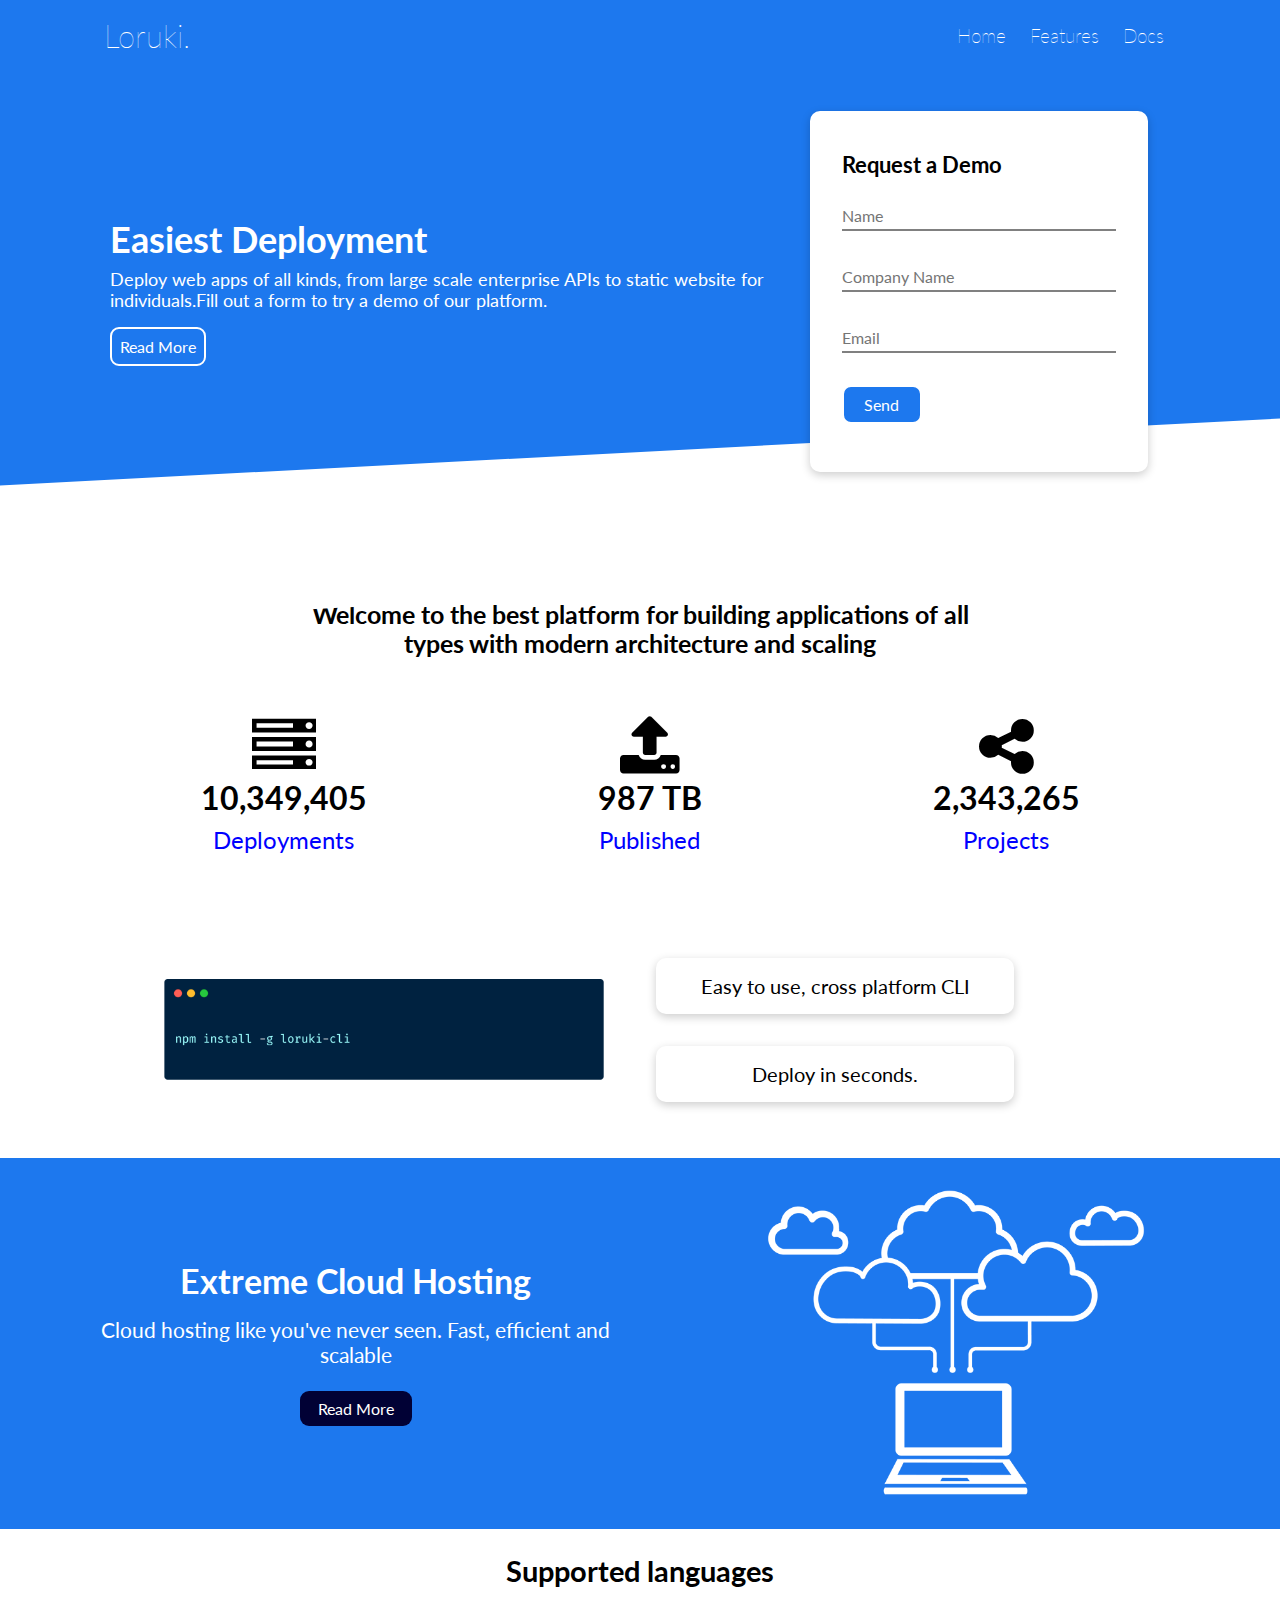
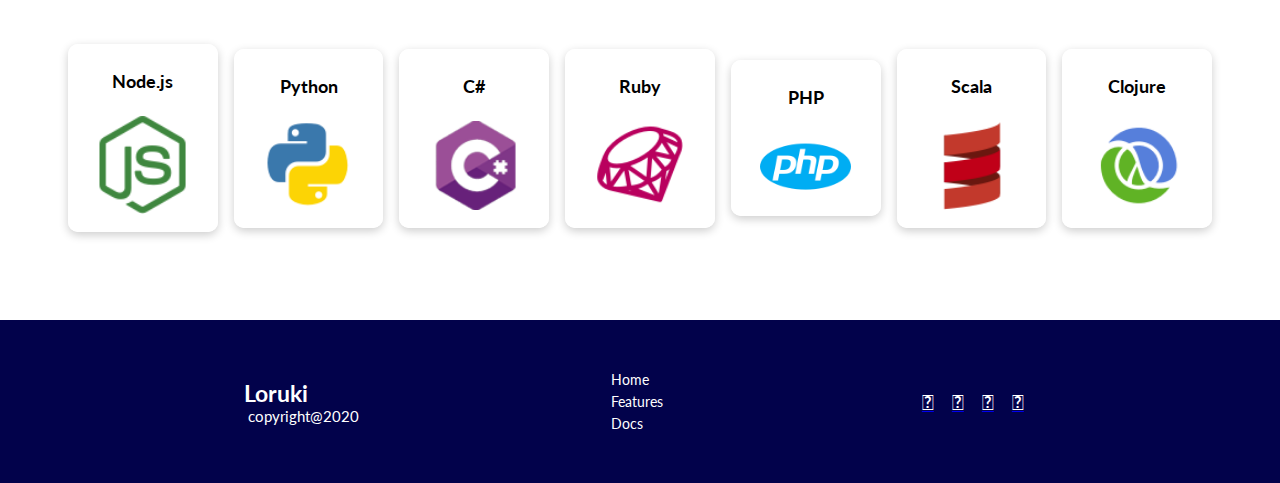
<file: index.html>
<!DOCTYPE html>
<html lang="en">

<head>
    <meta charset="UTF-8">
    <meta http-equiv="X-UA-Compatible" content="IE=edge">
    <meta name="viewport" content="width=device-width, initial-scale=1.0">
    <title>Loruki | Home</title>
    <link rel="stylesheet" href="https://cdnjs.cloudflare.com/ajax/libs/font-awesome/5.15.1/css/all.min.css"
        integrity="sha512-+4zCK9k+qNFUR5X+cKL9EIR+ZOhtIloNl9GIKS57V1MyNsYpYcUrUeQc9vNfzsWfV28IaLL3i96P9sdNyeRssA=="
        crossorigin="anonymous" />
        <link rel="stylesheet" href="https://unpkg.com/aos@next/dist/aos.css" />
    <link rel="stylesheet" href="style.css">
    <link rel="stylesheet" href="media.css">
    
    <link rel="stylesheet" href="https://cdnjs.cloudflare.com/ajax/libs/font-awesome/4.7.0/css/font-awesome.min.css">
</head>

<body>
    <nav class="navbar">
        <h3>Loruki.</h3>
        <ul>
            <li><a href="index.html">Home </a></li>
            <li><a href="features.html">Features</a></li>
            <li><a href="docs.html">Docs</a></li>
        </ul>
    </nav>
    <section id="sec">
        <div class="sec-row">
            <div class="sec-col-1" >
                <h2>Easiest Deployment</h2>
                <p>Deploy web apps of all kinds, from large scale enterprise APIs to static website
                    for individuals.Fill out a form to try a demo of our platform.
                </p>
                <input type="button" value="Read More" class="btn">
            </div>
            <div class="sec-col-2"  >
                <div class="forms">
                    <h2>
                        Request a Demo
                    </h2>
                    <input type="text" name="Name" placeholder="Name">
                    <input type="text" name="Comaplany Name" placeholder="Company Name">
                    <input type="email" name="Email" placeholder="Email">
                    <input type="button" value="Send" class="btn">
                </div>
            </div>
        </div>
    </section>

    <div class="number">
        <h4>Welcome to the best platform for building applications of all <br>types with modern architecture and scaling
        </h4>
        <div class="number-row">
            <div class="box">
                <i class="fa fa-server" aria-hidden="true"></i>
                <h3>10,349,405</h3>
                <p>Deployments</p>
            </div>
            <div class="box">

                <i class="fa fa-upload" aria-hidden="true"></i>
                <h3>987 TB</h3>
                <p>Published</p>
            </div>
            <div class="box">
                <i class="fa fa-share-alt" aria-hidden="true"></i>
                <h3>2,343,265</h3>
                <p class="text-secondary">Projects</p>
            </div>
        </div>
    </div>

    <div class="clients">
        <div class="cli-col-1">
            <img src="cli.png">
        </div>

        <div class="cli-col-2">
            <div class="box1">
                Easy to use, cross platform CLI
            </div>
            <div class="box1">
                Deploy in seconds.
            </div>
        </div>

    </div>

    <div class="cloud-row">
        <div class="cloud-col-1">
            <h1>Extreme Cloud Hosting</h1>
            <p>Cloud hosting like you've never seen. Fast, efficient and scalable</p>
            <input type="btn" value="Read More" class="btn btn2">
        </div>
        <div class="cloud-col-2">
            <img src="cloud.png">
        </div>
    </div>

<div class="lang">


        <h2>Supported languages</h2>
        <div class="flexi">
            <div class="card" >
                <h4>Node.js</h4>
                <img src="node.png" alt="">
            </div>
            <div class="card">
                <h4>Python</h4>
                <img src="python.png" alt="">
              </div>
              <div class="card">
                <h4>C#</h4>
                <img src="csharp.png" alt="">
              </div>
              <div class="card">
                <h4>Ruby</h4>
                <img src="ruby.png" alt="">
              </div>
              <div class="card">
                <h4>PHP</h4>
                <img src="php.png" alt="">
              </div>
              <div class="card">
                <h4>Scala</h4>
                <img src="scala.png" alt="">
              </div>
              <div class="card">
                <h4>Clojure</h4>
                <img src="clojure.png" alt="">
              </div>
        </div>
    </div>
        <div class="foot">
            <div class="head1">
                <h2>
                    Loruki
                </h2>
                <p>copyright@2020</p>
            </div>
            <div class="lists">
                <p>Home</p>
                <p>Features</p>
                <p>Docs</p>
    
            </div>
            <div class="logos">
                <a href="#"><i class="fab fa-github fa-2x"></i></a>
                <a href="#"><i class="fab fa-facebook fa-2x"></i></a>
                <a href="#"><i class="fab fa-instagram fa-2x"></i></a>
                <a href="#"><i class="fab fa-twitter fa-2x"></i></a>
            </div>
        </div>
      
        <script src="https://unpkg.com/aos@next/dist/aos.js"></script>
        <script>
          AOS.init({
              duration:1000,
          });
        </script>
</body>

</html>
</file>
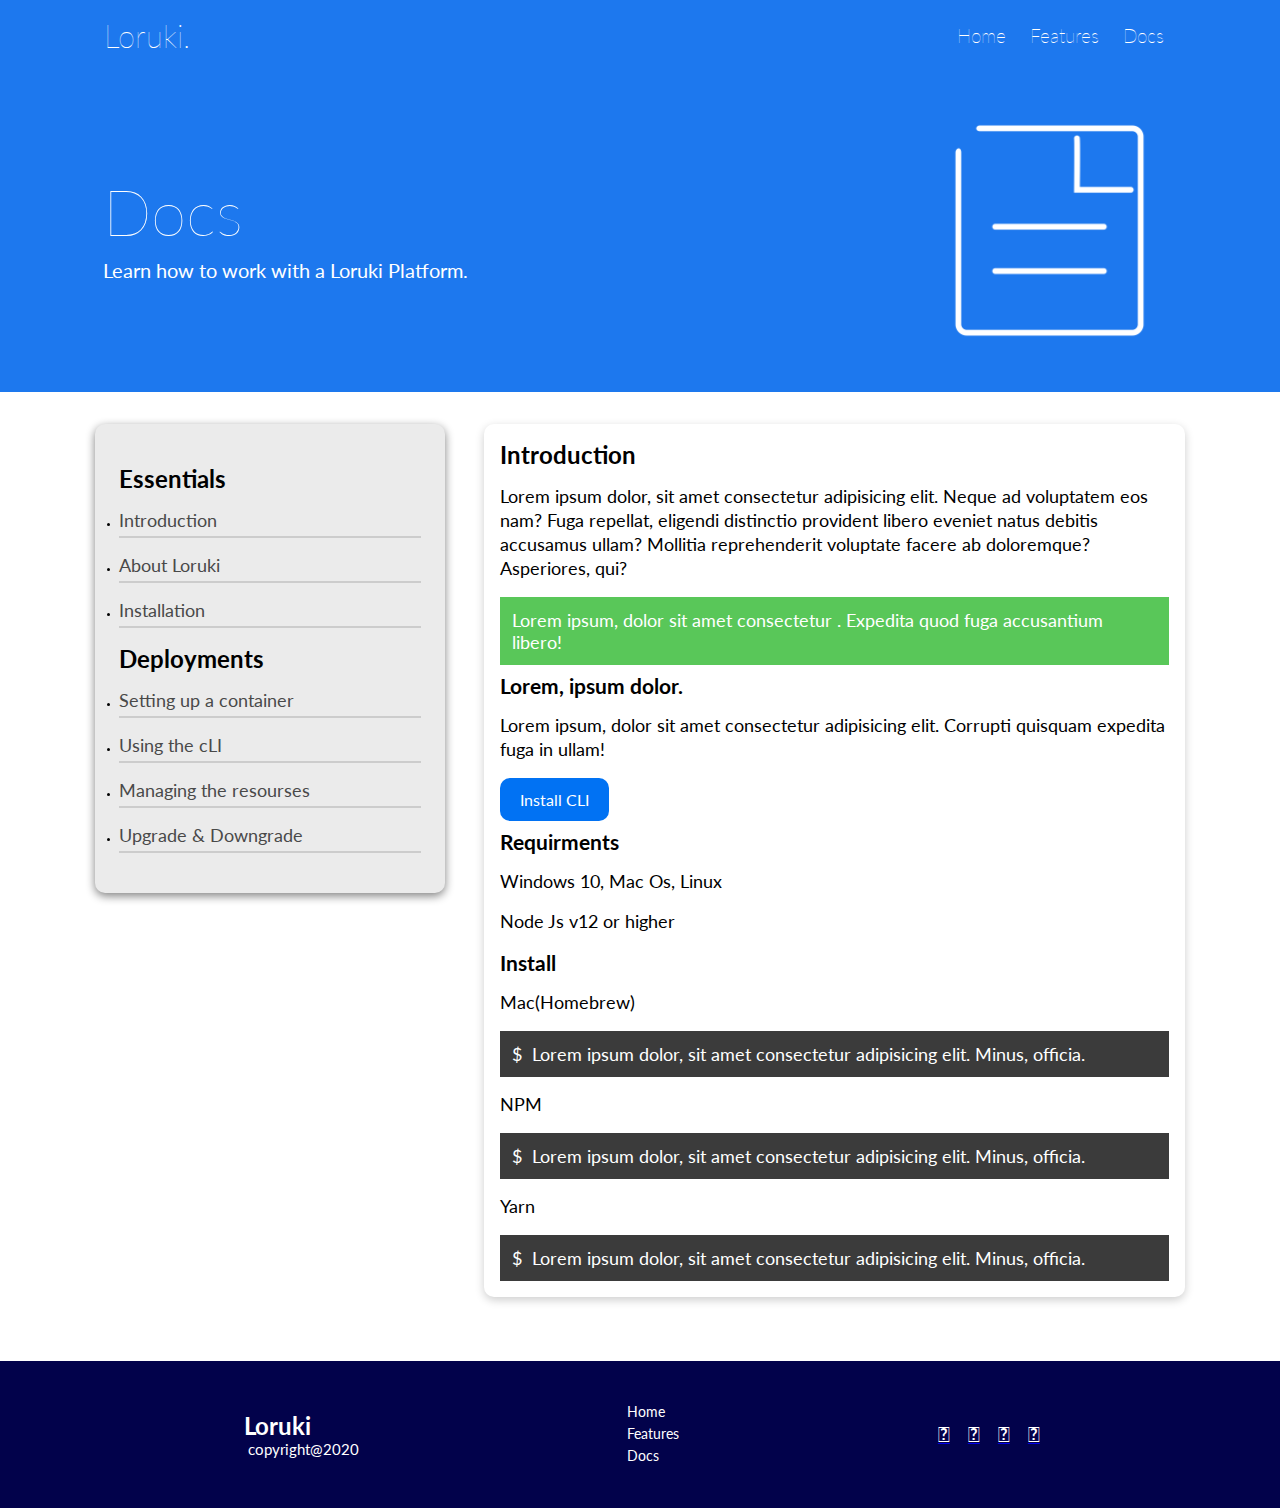
<file: docs.html>
<!DOCTYPE html>
<html lang="en">

<head>
    <meta charset="UTF-8">
    <meta http-equiv="X-UA-Compatible" content="IE=edge">
    <meta name="viewport" content="width=device-width, initial-scale=1.0">
    <title>Loruki | Docs</title>
    <link rel="stylesheet" href="style2.css">
    <link rel="stylesheet" href="media3.css">
    <link rel="stylesheet" href="https://cdnjs.cloudflare.com/ajax/libs/font-awesome/4.7.0/css/font-awesome.min.css">
    <link rel="stylesheet" href="https://cdnjs.cloudflare.com/ajax/libs/font-awesome/5.15.1/css/all.min.css"
    integrity="sha512-+4zCK9k+qNFUR5X+cKL9EIR+ZOhtIloNl9GIKS57V1MyNsYpYcUrUeQc9vNfzsWfV28IaLL3i96P9sdNyeRssA=="
    crossorigin="anonymous" />
</head>

<body>
    <nav class="navbar">
        <h3>Loruki.</h3>
        <ul>
            <li><a href="index.html">Home </a></li>
            <li><a href="features.html">Features</a></li>
            <li><a href="docs.html">Docs</a></li>
        </ul>
    </nav>
    <section class="server1">
        <div class="server1-col-1">
            <h1>
                Docs
            </h1>
            <p>
                Learn how to work with a Loruki Platform.
            </p>
        </div>
        <div class="server1-col-2">
            <img src="docs.png">
        </div>
    </section>

    <section class="container">
        <div class="cont1">
            <h2>
                Essentials
            </h2>
            <ul>
                <li><a  href="#" class="active">Introduction</a></li>
                <li><a href="#">About Loruki</a></li>
                <li><a href="#">Installation</a></li>
            </ul>
            <h2>
                Deployments
            </h2>
            <ul>
                <li><a href="#">Setting up a container</a></li>
                <li><a href="#">Using the cLI</a></li>
                <li><a href="#">Managing the resourses<a href="#"></a></li>
                <li><a href="#">Upgrade & Downgrade<a href="#"></a></li>
            </ul>
        </div>
        <div class="cont2">
            <h1>
                Introduction
            </h1>
            <p>Lorem ipsum dolor, sit amet consectetur adipisicing elit. Neque ad voluptatem eos nam? Fuga repellat,
                eligendi distinctio provident libero eveniet natus debitis accusamus ullam? Mollitia reprehenderit
                voluptate facere ab doloremque? Asperiores, qui?</p>
            <div class="para green">
              	 Lorem ipsum, dolor sit amet consectetur . Expedita quod fuga accusantium libero!
            </div>
            <h2>
                Lorem, ipsum dolor.
            </h2>
            <p>Lorem ipsum, dolor sit amet consectetur adipisicing elit. Corrupti quisquam expedita fuga in ullam!</p>
            <button class="btn">Install CLI</button>
            <h2>Requirments</h2>
            <p>Windows 10, Mac Os, Linux</p>
            <p>Node Js v12 or higher</p>
            <h2>Install</h2>
            <p>Mac(Homebrew)</p>
            <div class="para">
                $&nbsp; Lorem ipsum dolor, sit amet consectetur adipisicing elit. Minus, officia.
            </div>
            <p>NPM</p>
            <div class="para">
                $&nbsp; Lorem ipsum dolor, sit amet consectetur adipisicing elit. Minus, officia.
            </div>
            <p>Yarn</p>
            <div class="para">
                $&nbsp;  Lorem ipsum dolor, sit amet consectetur adipisicing elit. Minus, officia.
            </div>

        </div>
    </section>

    <div class="foot">
        <div class="head1">
            <h2>
                Loruki
            </h2>
            <p>copyright@2020</p>
        </div>
        <div class="lists">
            <p>Home</p>
            <p>Features</p>
            <p>Docs</p>

        </div>
        <div class="logos">
            <a href="#"><i class="fab fa-github fa-2x"></i></a>
            <a href="#"><i class="fab fa-facebook fa-2x"></i></a>
            <a href="#"><i class="fab fa-instagram fa-2x"></i></a>
            <a href="#"><i class="fab fa-twitter fa-2x"></i></a>
        </div>
    </div>
</body>

</html>
</file>
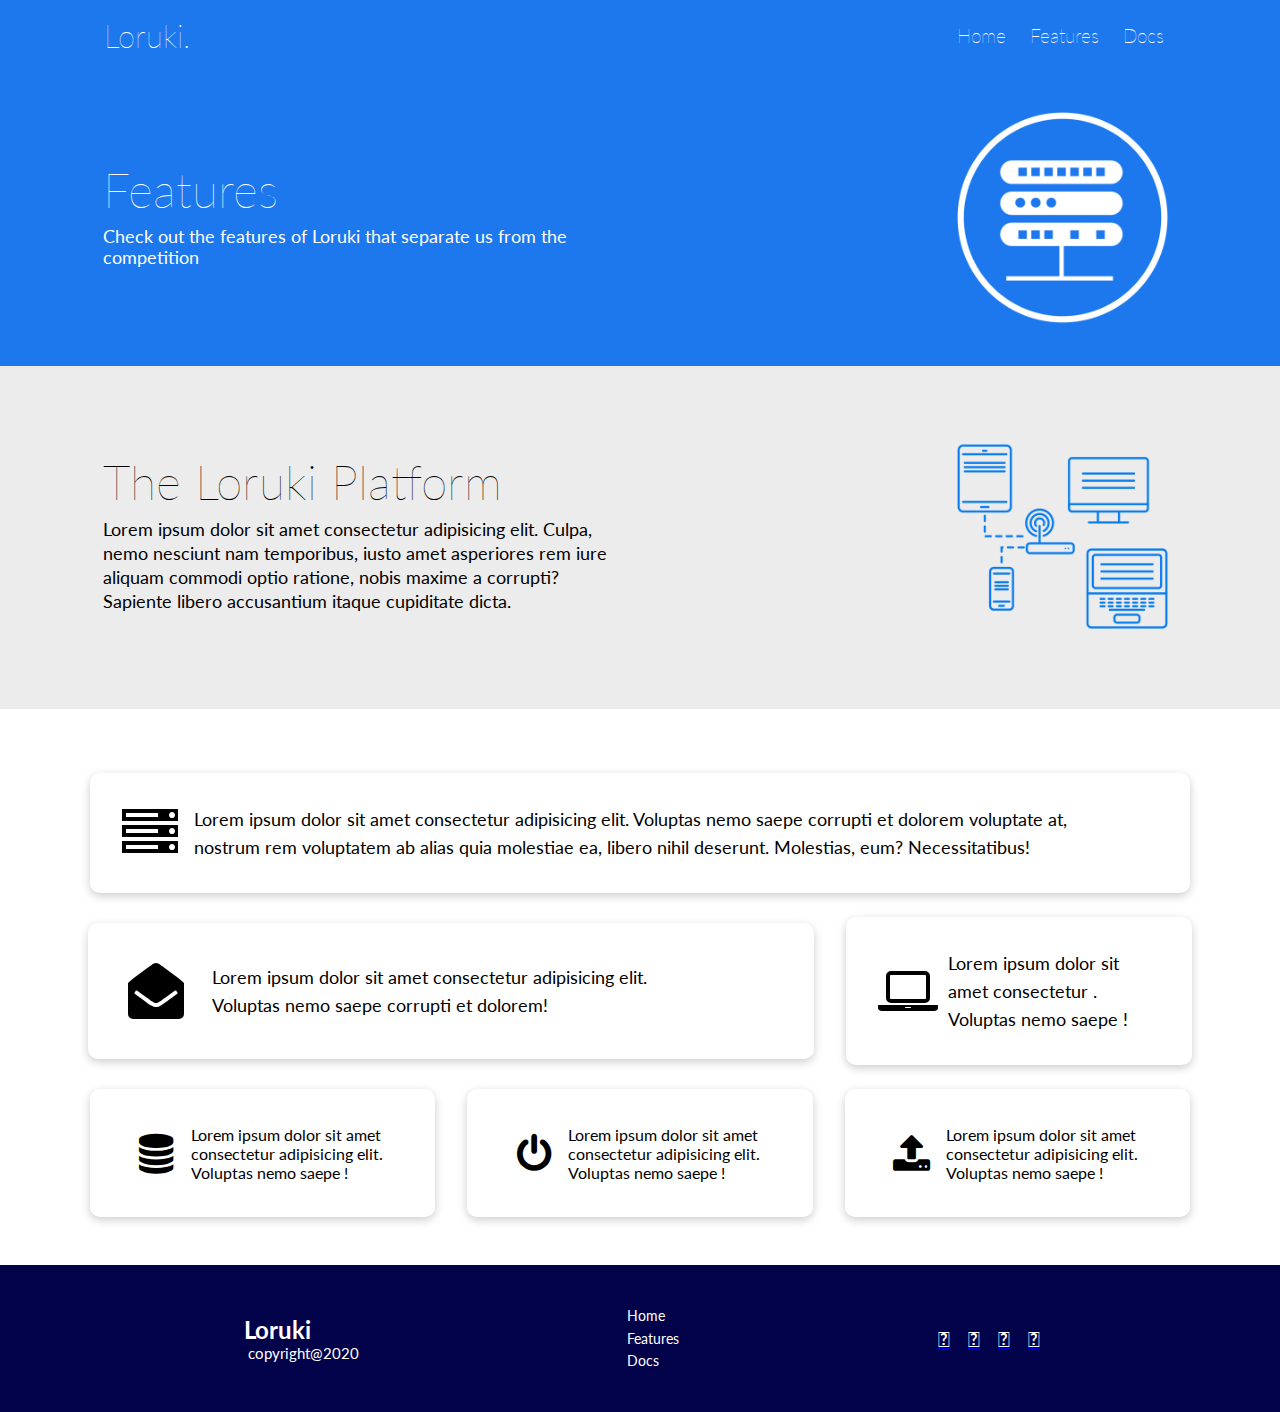
<file: features.html>
<!DOCTYPE html>
<html lang="en">

<head>
    <meta charset="UTF-8">
    <meta http-equiv="X-UA-Compatible" content="IE=edge">
    <meta name="viewport" content="width=device-width, initial-scale=1.0">
    <title>Loruki | Features</title>
    <link rel="stylesheet" href="style1.css">
    <link rel="stylesheet" href="https://cdnjs.cloudflare.com/ajax/libs/font-awesome/4.7.0/css/font-awesome.min.css">
    <link rel="stylesheet" href="https://cdnjs.cloudflare.com/ajax/libs/font-awesome/5.15.1/css/all.min.css"
    integrity="sha512-+4zCK9k+qNFUR5X+cKL9EIR+ZOhtIloNl9GIKS57V1MyNsYpYcUrUeQc9vNfzsWfV28IaLL3i96P9sdNyeRssA=="
    crossorigin="anonymous" />
    <link rel="stylesheet" href="media2.css">
    
</head>

<body>
    <nav class="navbar">
        <h3>Loruki.</h3>
        <ul>
            <li><a href="index.html">Home </a></li>
            <li><a href="features.html">Features</a></li>
            <li><a href="docs.html">Docs</a></li>
        </ul>
    </nav>
    <section class="server1">
        <div class="server1-col-1">
            <h1>
                Features
            </h1>
            <p>
                Check out the features of Loruki that separate us from the competition
            </p>
        </div>
        <div class="server1-col-2">
            <img src="server.png">
        </div>
    </section>

    <section class="server1 server2">
        <div class="server1-col-1 ">
            <h1>
                The Loruki Platform
            </h1>
            <p>
                Lorem ipsum dolor sit amet consectetur adipisicing elit. Culpa, nemo nesciunt nam temporibus, iusto amet asperiores rem iure aliquam commodi optio ratione, nobis maxime a corrupti? Sapiente libero accusantium itaque cupiditate dicta.
            </p>
        </div>
        <div class="server1-col-2">
            <img src="server2.png">
        </div>
    </section>

    <div class="flex">
        <div class="flex1">
       
            
            <div class="icon">
                <i class="fa fa-server" aria-hidden="true"></i>
            </div>
            <div class="para">
                <p>Lorem ipsum dolor sit amet consectetur adipisicing elit. Voluptas nemo saepe corrupti et dolorem voluptate at, nostrum rem voluptatem ab alias quia molestiae ea, libero nihil deserunt. Molestias, eum? Necessitatibus!</p>
            </div>
           
         </div>
    </div>

    <div class="flex2">
        <div class="flex2-col-1">
       
            <div class="icon">
                
                <i class="fa fa-envelope-open" aria-hidden="true"></i>
            </div>
            <div class="para">
                <p>Lorem ipsum dolor sit amet consectetur adipisicing elit. Voluptas nemo saepe corrupti et dolorem!</p>
            </div>
           
         </div>
         <div class="flex2-col-2">
       
            <div class="icon">
               
                <i class="fa fa-laptop" aria-hidden="true"></i>
            </div>
            <div class="para">
                <p>Lorem ipsum dolor sit amet consectetur . Voluptas nemo saepe !</p>
            </div>
           
         </div>
    </div>

    <div class="flex-container">
        <div class="flex-item">
            <div class="flex-icon">
               
                <i class="fa fa-database" aria-hidden="true"></i>
            </div>
            <div class="flex-para">
                <p>Lorem ipsum dolor sit amet consectetur adipisicing elit. Voluptas nemo saepe !</p>
            </div>
        </div>
        <div class="flex-item">
            <div class="flex-icon">
               
                <i class="fa fa-power-off" aria-hidden="true"></i>
            </div>
            <div class="flex-para">
                <p>Lorem ipsum dolor sit amet consectetur adipisicing elit. Voluptas nemo saepe !</p>
            </div>
        </div>
        <div class="flex-item">
            <div class="flex-icon">
               
                
                <i class="fa fa-upload" aria-hidden="true"></i>
            </div>
            <div class="flex-para">
                <p>Lorem ipsum dolor sit amet consectetur adipisicing elit. Voluptas nemo saepe !</p>
            </div>
        </div>
    </div>
   
           
    <div class="foot">
        <div class="head1">
            <h2>
                Loruki
            </h2>
            <p>copyright@2020</p>
        </div>
        <div class="lists">
            <p>Home</p>
            <p>Features</p>
            <p>Docs</p>

        </div>
        <div class="logos">
            <a href="#"><i class="fab fa-github fa-2x"></i></a>
            <a href="#"><i class="fab fa-facebook fa-2x"></i></a>
            <a href="#"><i class="fab fa-instagram fa-2x"></i></a>
            <a href="#"><i class="fab fa-twitter fa-2x"></i></a>
        </div>
    </div>
</body>

</html>
</file>
<file: style.css>
@import url('https://fonts.googleapis.com/css2?family=Lato:wght@300&display=swap');
*{
    margin:0;
    padding:0;
    box-sizing: border-box;
    font-family: 'Lato', sans-serif;
  
   
}
html{
    font-size: 100%;
}
:root{
    --primary:rgb(29, 120, 238);
}
.navbar{
    display: flex;
    flex-direction: row;
    background-color: var(--primary);
    justify-content: space-between;
    padding:1rem 13rem;
    align-items: center;
    color:white;
}
.navbar h3{
    font-size: 3.9rem;
    font-weight: 100;
}
.navbar ul{
    display: flex;
    
}
.navbar ul li{
    list-style: none;
    margin:2rem 1.5rem;
    transition: all 0.9s ease;
}
.navbar ul li a{
    text-decoration: none;
    color:white;
    font-weight: 100;
    font-size: 2.4rem;
   
}
.navbar ul li :hover{
    border-bottom: 1px solid white;
    
}
#sec{
    background-color: var(--primary);
    color:white;
   height:70vh;
   width:100%;
   position: relative;
    overflow: visible;
}

#sec::before{
    content: "";
    height:140px;
    width:100%;
    transform: skewY(-3deg);
    left:0;
    right:0;
    bottom:-80px;
    background-color:white;
    position: absolute;
}
.sec-row{
    display: flex;
    justify-content: center;
    align-items: center;
    overflow: visible;
    width:84%;
    padding:5rem 0rem;
    margin: auto;
    
}

.sec-col-1{
   
    flex-basis: 63%;
   
}
.sec-col-1 h2{
    font-size: 4.5rem;
    margin:1rem;
}
.sec-col-1 p{
    font-size: 2.2rem;
    margin:1rem;
}
.sec-col-1 >.btn{
    margin:1rem;
    width:12rem;
}
.sec-col-2{
    flex-basis: 37%;
  
    overflow: visible;
  
}
input[type="text"] ,input[type="email"]{
padding:0.5rem 0rem;
font-size: 2rem;
border: none;
width:100%;
border-bottom: 2px solid grey;
margin:2rem 0rem;
}
.btn{
padding:1rem 0rem;
font-size: 2rem;
width:10rem;
border:2px solid white;
margin: 1rem 0rem;
border-radius: 9px;
cursor: pointer;
color:white;
background-color: var(--primary);
transition: all 0.3s ease;

}
.btn:hover{
transform: scale(0.98);
}
.forms{
    background-color: white;
    color:black;
    padding:4rem ;
    position: relative;
  margin:auto;
    width:85%;
    overflow: hidden;
    height:45%;
    box-shadow: 0 3px 10px rgb(0 0 0 / 20%);
    border-radius: 10px;
}
.forms h2{
    font-size: 2.8rem;
    margin:1rem 0rem;
}
.forms>.btn{
    margin:2rem 0rem;
}
.number{
    margin-top: 9rem;
    display: flex;
    flex-direction: column;
    justify-content: center;
    align-items: center;
}
.number h4{
    font-size: 3.1rem;
    padding:2rem;
    text-align: center;
}
.number-row{
    display: flex;
    width:100%;
    flex-wrap: wrap;
    margin:2rem;
    justify-content: space-evenly;
    align-items: center;
}
.box{
  
    text-align: center;
    font-size: 2rem;
    padding: 2rem;
    margin: 1rem;
}
.box i{
    font-size: 8rem;
}
.box h3{
    font-size: 4rem;
}
.box p{
    font-size: 3rem;
    margin:1rem;
    color:blue;
}
.clients {
    display: flex;
    justify-content: space-between;
    align-items: center;
   
    width:80%;
    margin: 3rem auto;

}
.cli-col-1{
    flex-basis: 50%;
 
}
.cli-col-2{
    flex-basis: 50%;
    text-align: center;

}
.cli-col-1 img {
     width:100%;
}
.box1{
    box-shadow: 0px 3px 10px rgb(0 0 0 / 20%);
    padding:2rem;
    font-size: 2.5rem;
    border-radius: 10px;
    margin:4rem 2rem;
    width:70%;
}
.cloud-row{
    display: flex;
    background-color: var(--primary);
    justify-content: space-evenly;
    align-items: center;
    width:100%;
    padding:1rem;
    color:white;
}
.cloud-col-1{
    flex-basis: 45%;
   
    text-align: center;
}
.cloud-col-1 h1{
    font-size: 4.3rem;
    margin: 1rem 0rem;
}
.cloud-col-1 p{
    font-size: 2.6rem;
    margin: 2rem 0rem;
}
.cloud-col-1 >.btn{
    width:14rem;
    text-align: center;
    border: none;
    background-color: rgb(1, 1, 53);

}
.cloud-col-2{
    flex-basis: 40%;
    text-align: center;
    padding:1rem;
   
}
.cloud-col-2 img{
    text-align: center;
width:100%;
}

.lang{
    display: flex;
    padding: 2rem 1rem;
    flex-direction: column;
    justify-content: center;
    align-items: center;
}
.lang h2{
    font-size: 3.6rem;
    margin:1.2rem;
    margin-bottom:2rem;
}
.flexi{
    padding:4rem 1rem;
    display: flex;
    justify-content: center;
    align-items: center;
    width:100%;
    flex-wrap: wrap;
}
.card{
    width:12%;
   
    display: flex;
    flex-direction: column;
    justify-content: center;
    align-items: center;
    margin:1rem;
    padding:1rem;
    border: 2px solid white;
    cursor: pointer;
    border-radius: 10px;
  transition: all 0.3s ease;
    box-shadow: 0 3px 10px rgb(0 0 0 / 20%);
}
.card:hover{
    transform: translateY(-30px);
}
.card h4{
    font-size: 2.3rem;
    margin:1rem;
   
    padding:1rem;
}
.card img{
   margin:1rem;
    width:70%;
 
}

.foot{
    display: flex;
    justify-content: space-evenly;
    align-items: center;
    padding:6rem 0rem;

    margin-top: 4rem;
    flex-wrap: wrap;
 
    width:100%;
    background-color: rgb(2, 2, 75);
    color:white;
}
.head1, .lists{
    display: flex;
    flex-direction: column;
   
}
.head1 p{
    font-size: 1.9rem;
}
.head1 h2{
    font-size: 2.9rem;
    margin-left: -0.5rem;
}
.lists p{
  font-size: 1.7rem;
  margin:0.4rem;
}
.logos i{
    color:white;
    font-size: 2.7rem;
    margin:1rem;
}
.logos i:hover{
    color:var(--primary);
}
</file>
<file: media.css>
@media only screen and (max-width:500px)
{
    html{
        font-size: 45%;
    }
    .card , .box{
        width:100%;
        margin:2rem;
    }
    .card img{
        width:40%;
    }
    .forms{
        width:80%;
        top:2rem;
    }
    
    
}
@media only screen and (max-width:780px)
{
    html{
        font-size: 50%;
    }
    .navbar{
        flex-direction: column;
    }
    .navbar ul{
        background-color: rgb(78, 163, 219);
        overflow:auto;
    }
    .sec-row, .cloud-row, .clients{
        flex-direction: column;
        text-align: center;
        justify-content: center;
        align-items: center;
        width:100%;
    }
    .forms{
        position: relative;
        width:100%;
        left:14rem;
    }
    .sec-row{
        padding-left:2rem;
        padding-right: 2rem;
    }

    .cloud-col-2 img{
        width:50%;
    }
    .foot{
        flex-direction: column;
        justify-content: center;
        align-items: center;
        text-align: center;
    }
    .head1, .lists, .logos{
        margin:2rem;
    }
#sec{
    height:auto;
}
    .sec-col-1,
    .sec-col-2,
    .cli-col-1,
    .cli-col-2,
    .cloud-col-1,
    .cloud-col-2
    {
        flex-basis: 100%;
        width:100%;
    }
    .flexi{
        flex-wrap: wrap;
    }
    .box1{
        margin: 4rem auto;
    }
    .forms{
        left:0rem;
        width:100%;
        top:2rem;
        margin:auto;
        height: 60%;
    }
}

@media only screen and (max-width:850px)
{
    html{
        font-size: 50%;
    }
}
@media only screen and (max-width:950px)
{
    html{
        font-size: 55%;
    }
}
@media only screen and (max-width:1050px)
{
    html{
        font-size: 58%;
    }
 

}
@media only screen and (max-width:2100px)
{
    html{
        font-size: 50%;
    }
    #sec{
        height:45%;
    }
}
</file>
<file: style2.css>
@import url('https://fonts.googleapis.com/css2?family=Lato:wght@300&display=swap');
*{
    margin:0;
    padding:0;
    box-sizing: border-box;
    font-family: 'Lato', sans-serif;
   
   
}
html{
    font-size: 100%;
}
:root{
    --primary:rgb(29, 120, 238);
}
.navbar{
    display: flex;
    flex-direction: row;
    background-color: var(--primary);
    justify-content: space-between;
    padding:1rem 13rem;
    align-items: center;
    color:white;
}
.navbar h3{
    font-size: 3.9rem;
    font-weight: 100;
}
.navbar ul{
    display: flex;
}
.navbar ul li{
    list-style: none;
    margin:2rem 1.5rem;
    transition: all 0.9s ease;
}
.navbar ul li a{
    text-decoration: none;
    color:white;
    font-weight: 100;
    font-size: 2.4rem;
   
}
.navbar ul li :hover{
    border-bottom: 2px solid white;
}
.server1{
    background-color: var(--primary);
    display: flex;
    justify-content:space-evenly;
    align-items: center;
    padding: 4rem 6rem;
    color:white;
}
.server1-col-1{
    
    flex-basis: 43%;
    
}
.server1-col-1 h1{
    font-size: 8rem;
    font-weight: 100;
}
.server1-col-1 p{
    margin:1rem 0rem;
    font-size: 2.5rem;
}
.server1-col-2{
    flex-basis: 43%;
    text-align: end;
    
}
.server1-col-2 img{
    width:50%;
}
.container{
  display: flex;
  justify-content: space-evenly; 
  padding: 4rem 7rem;
 
}
.cont1{
   
    width:30%;
    padding:3rem;
    height:90vh;
    border-radius: 10px;
    background-color: rgb(235, 235, 235);
 
    box-shadow: 0px 3px 10px grey;

}
.cont1 h2{
    font-size: 3rem;
    margin:2rem 0rem;
}
.cont1 ul li{
    margin:2rem 0rem;
    line-height: 3rem;
    border-bottom: 2px solid rgb(204, 204, 204);
}
.cont1 ul li a{
    font-size: 2.2rem;
    color:rgb(73, 73, 73);
    text-decoration: none;
}
.cont1 ul li a:hover{
    color:rgb(39, 87, 245);
}
.active{
    color:rgb(39, 87, 245);
}
.cont2{
    width:60%;
    box-shadow: 0px 3px 10px rgba( 0 0 0 / 20%);
    padding:2rem;
    border-radius: 10px;
    
}
.cont2 h1{
    font-size: 3rem;

}
.cont2 p{
    font-size: 2.2rem;
    line-height: 3rem;
    margin:2rem 0rem;
}
.cont2 h2{
    font-size: 2.6rem;
    margin:1rem 0rem;
}
.green{
    background-color: rgb(89, 199, 89) !important;
}
.btn{
    padding:1.5rem 2.5rem;
    font-size: 2rem;
    background-color: rgb(1, 114, 243);
    color:white;
    border:none;
    border-radius: 10px;
    transition: all 0.3s ease;
}
.btn:hover{
    transform: scale(0.92);
}
.para{
    background-color: rgb(59, 59, 59);
    color:white;
    font-size: 2.3rem;
    padding:1.5rem;
}

.foot{
    display: flex;
    justify-content: space-evenly;
    align-items: center;
    padding:3rem 0rem;
overflow: auto;
margin-top: 4rem;
    flex-wrap: wrap;
    position: relative;
    width:100%;
    background-color: rgb(2, 2, 75);
    color:white;
}
.head1, .lists{
    display: flex;
    padding: 2rem;
    flex-direction: column;
   
}
.head1 p{
    font-size: 1.9rem;
}
.head1 h2{
    font-size: 3rem;
    margin-left: -0.5rem;
}
.lists p{
  font-size: 1.7rem;
  margin:0.4rem;
}
.logos i{
    color:white;
    font-size: 2.7rem;
    margin:1rem;
}
.logos i:hover{
    color:var(--primary);
}
</file>
<file: media3.css>
@media only screen and (max-width:950px)
{
    html{
        font-size: 55%;
    }
  
}
@media only screen and (max-width:1050px)
{
    html{
        font-size: 58%;
    }
  
 

}
@media only screen and (min-width:700px) and (max-width:1400px)
{
    html{
        font-size: 50%;
    }
    .cont1{
        height:fit-content;
    }
  
}@media only screen and (max-width:500px)
{
    html{
        font-size: 40%;
    }   
    .cont2 p{
        font-size: 2rem;
    }
    .para {
        font-size: 1.8rem;
    }
}
@media only screen and (max-width:600px)
{
    html{
        font-size: 45%;
    }   
}
@media only screen and (max-width:700px)
{
    html{
        font-size: 50%;
    }
   .navbar{
       flex-direction: column;
   }
   .navbar ul{
    background-color: rgb(78, 163, 219);
    overflow:auto;
}
  .server1-col-1,
  .server1-col-2,
  .cont1,
  .cont2{
       flex-basis: 100%;
       width:100%;
      padding: 2rem;
       justify-content: center;
       align-items: center;
       margin:2rem;
       
   }
   .cont1{
       padding:4rem;
   }
   .server1-col-1,
   .server1-col-2,
   .server1{
       text-align: center;
   }
   .server1,
   .container{
       flex-direction: column;
      
       justify-content: center;
       align-items: center;
   }
   .container{
    padding:4rem 2rem;
}
  
  
   .foot{
       flex-direction: column;
    justify-content: center;
    align-items: center;
    text-align: center;
   }
}
@media only screen and (max-width:2100px)
{
    html{
        font-size: 50%;
    }
 

}
</file>
<file: style1.css>
@import url('https://fonts.googleapis.com/css2?family=Lato:wght@300&display=swap');
*{
    margin:0;
    padding:0;
    box-sizing: border-box;
    font-family: 'Lato', sans-serif;
   
   
}
html{
    font-size: 100%;
}
:root{
    --primary:rgb(29, 120, 238);
}
.navbar{
    display: flex;
    flex-direction: row;
    background-color: var(--primary);
    justify-content: space-between;
    padding:1rem 13rem;
    align-items: center;
    color:white;
}
.navbar h3{
    font-size: 3.9rem;
    font-weight: 100;
}
.navbar ul{
    display: flex;
}
.navbar ul li{
    list-style: none;
    margin:2rem 1.5rem;
    transition: all 0.9s ease;
}
.navbar ul li a{
    text-decoration: none;
    color:white;
    font-weight: 100;
    font-size: 2.4rem;
   
}
.navbar ul li :hover{
    border-bottom: 2px solid white;
}
.server1{
    background-color: var(--primary);
    display: flex;
    justify-content:space-evenly;
    align-items: center;
  
    padding: 4rem 6rem;
    color:white;
}
.server1-col-1{
    
    flex-basis: 43%;
    
}
.server1-col-1 h1{
    font-size: 8rem;
    font-weight: 100;
}
.server1-col-1 p{
    margin:1rem 0rem;
    font-size: 2.5rem;
}
.server1-col-2{
    flex-basis: 43%;
    text-align: end;
    
}
.server1-col-2 img{
    width:45%;
}
.server2{
    color:black;
    padding: 7rem 6rem;
    background-color: rgb(236, 236, 236);
}
 .server2 h1{
     font-size: 4.5rem;
 }
 .server2 p{
     font-size: 2.2rem;
     line-height: 3rem;
 }
 .flex{
     padding-top: 6rem;
     width:100%;
    display: flex;
    justify-content: center;
    align-items: center;
   
 }
 .flex1{
    width:86%;
    border-radius: 10px;
    margin: 2rem;
    box-shadow: 0px 3px 10px rgba(0 0 0 / 20%);
    display: flex;
    padding: 4rem;
   align-items: center;
 }
.icon{
   
    font-size: 7rem;
    width:7%;
    display: flex;
    align-items: center;
    text-align: center;
}
.para{
    width:90%;
   
    font-size: 2.3rem;
    line-height: 3.5rem;
}
#flex2{
    display: flex;
    justify-content: center;
    align-items: center;
}
.flex2{
    width:90%;
    display: flex;
    margin:  1rem auto;
    justify-content: center;
    align-items: center;

    
}
.flex2-col-1{
    border-radius: 10px;
    width:63%;
    box-shadow: 0px 3px 10px rgba(0 0 0 / 20%);
    display: flex;
    padding: 5rem;
    margin: 0rem 2rem;
    
}
.flex2-col-1 .icon{
    width:13%;
}
.flex2-col-1 .para{
    width:70%;
}
.flex2-col-2{
    width:30%;
    border-radius: 10px;
    margin: 0rem 2rem;
    box-shadow: 0px 3px 10px rgba(0 0 0 / 20%);
    padding:4rem;
    display: flex;
   
    

}
.flex2-col-2 .icon{
    width:25%;
}
.flex2-col-2 .para{
    width:70%;
}
.flex-container{
    display: flex;
    justify-content: center;
    align-items: center;
   
}
.flex-item{
    display: flex;
    justify-content: center;
    align-items: center;
    width:27%;
    margin: 2rem;
    border-radius: 10px;
    box-shadow: 0px 3px 10px rgba(0 0 0 / 20%);
    padding: 4rem;
  
}
.flex-icon{
    font-size: 5rem;
    text-align: center;
    width:20%;
    margin: 1rem;
}
.flex-para{
    width:80%;
    font-size: 2rem;
}
.foot{
    display: flex;
    justify-content: space-evenly;
    align-items: center;
    padding:3rem 0rem;
overflow: auto;
margin-top: 4rem;
    flex-wrap: wrap;
    position: relative;
    width:100%;
    background-color: rgb(2, 2, 75);
    color:white;
}
.head1, .lists{
    display: flex;
    padding: 2rem;
    flex-direction: column;
   
}
.head1 p{
    font-size: 1.9rem;
}
.head1 h2{
    font-size: 3rem;
    margin-left: -0.5rem;
}
.lists p{
  font-size: 1.7rem;
  margin:0.4rem;
}
.logos i{
    color:white;
    font-size: 2.7rem;
    margin:1rem;
}
.logos i:hover{
    color:var(--primary);
}
</file>
<file: media2.css>
@media only screen and (max-width:950px)
{
    html{
        font-size: 55%;
    }
}
@media only screen and (max-width:1050px)
{
    html{
        font-size: 58%;
    }
 

}
@media only screen and (max-width:2100px)
{
    html{
        font-size: 50%;
    }
 

}
@media only screen and (min-width:700px) and (max-width:1400px)
{
    html{
        font-size: 50%;
    }

    #sec{
        height:45%;
    }
    .server1-col-1 h1{
        font-size: 6rem ;
    }
    h2{
        font-size: 2.6rem ;
    }
    .server1-col-1 p{
        font-size: 2.2rem ;
    }
}@media only screen and (max-width:500px)
{
    html{
        font-size: 40%;
    }

    
}
@media only screen and (max-width:700px)
{
   .navbar{
       flex-direction: column;
   }

   .navbar ul{
    background-color: rgb(78, 163, 219);
    overflow:auto;
}
   .server1-col-1,
   .server1-col-2,
   .flex-col-1,
   .flex-col-2{
       flex-basis: 100%;
       text-align: center;
       width:100%;
      padding: 2rem;
       justify-content: center;
       align-items: center;
       
   }
   .server1-col-2 img{
       width:40%;
   }
   .server1{
       flex-direction: column;
       text-align: center;
       justify-content: center;
       align-items: center;
   }
   .flex-container,
   .flex2{
       flex-wrap: wrap;
       justify-content: center;
       width:100%;
       align-items: center;
   }
   .flex{
       width:100%;
     
   }
   .flex2-col-1 .icon,
   .flex2-col-1 .para{
       width:100%;
       display: block;
      
   }
   .flex1,
   .flex2,
   .flex2-col-1,
   .flex2-col-2,
   .flex-item{
       width:100%;
      
       flex-wrap: wrap;
     
       justify-content: center;
      
       align-items: center;
       flex-direction: column;
       text-align: center;
       margin:2rem;
   }
   .flex2{
       margin:0rem;
       padding:2rem;
   }
   .icon,
   .para,
   .flex-icon,
   .flex-para
   {
       display:block;
       width:100%;
              text-align: center;
   }
   .flex2-col-1,
   .flex2-col-2{
       width:100%;
       text-align: center;
       margin: 1rem auto;

   }
   .foot{
       flex-direction: column;
    justify-content: center;
    align-items: center;
    text-align: center;
   }
}
</file>
